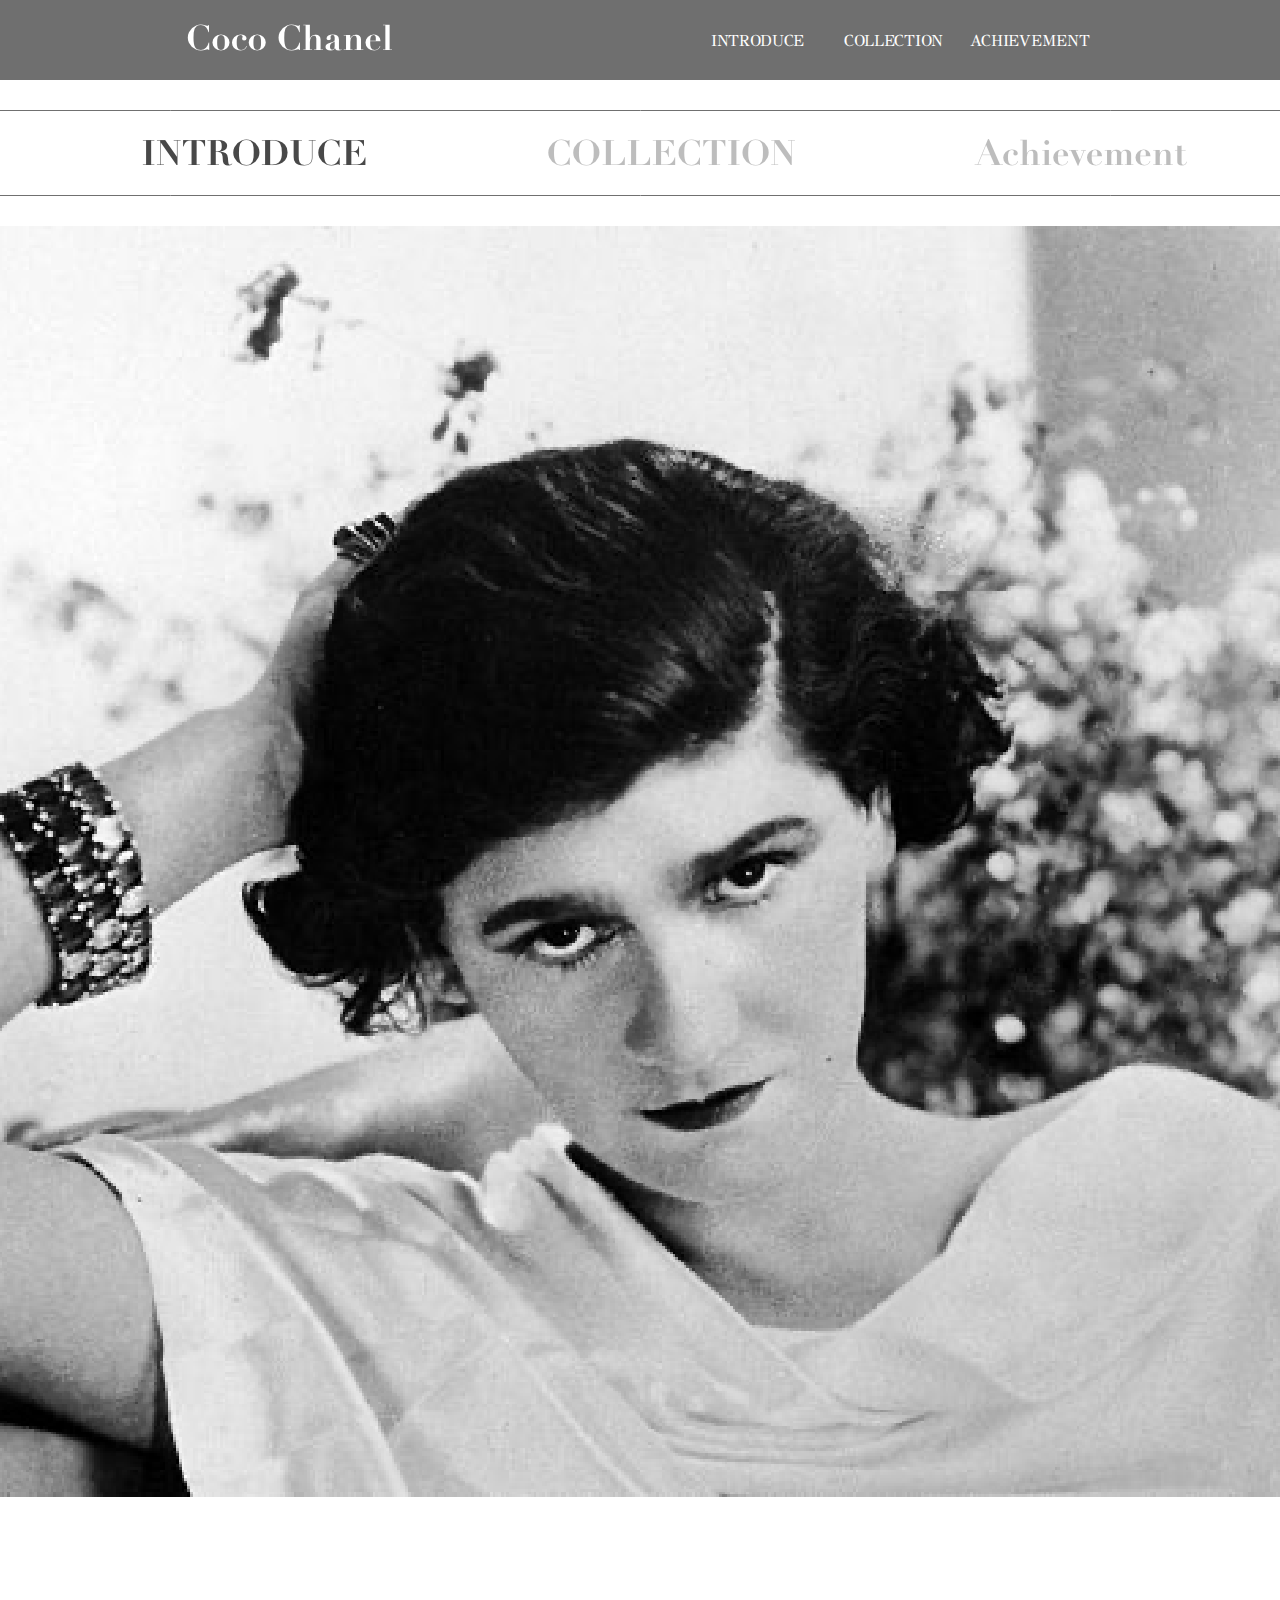
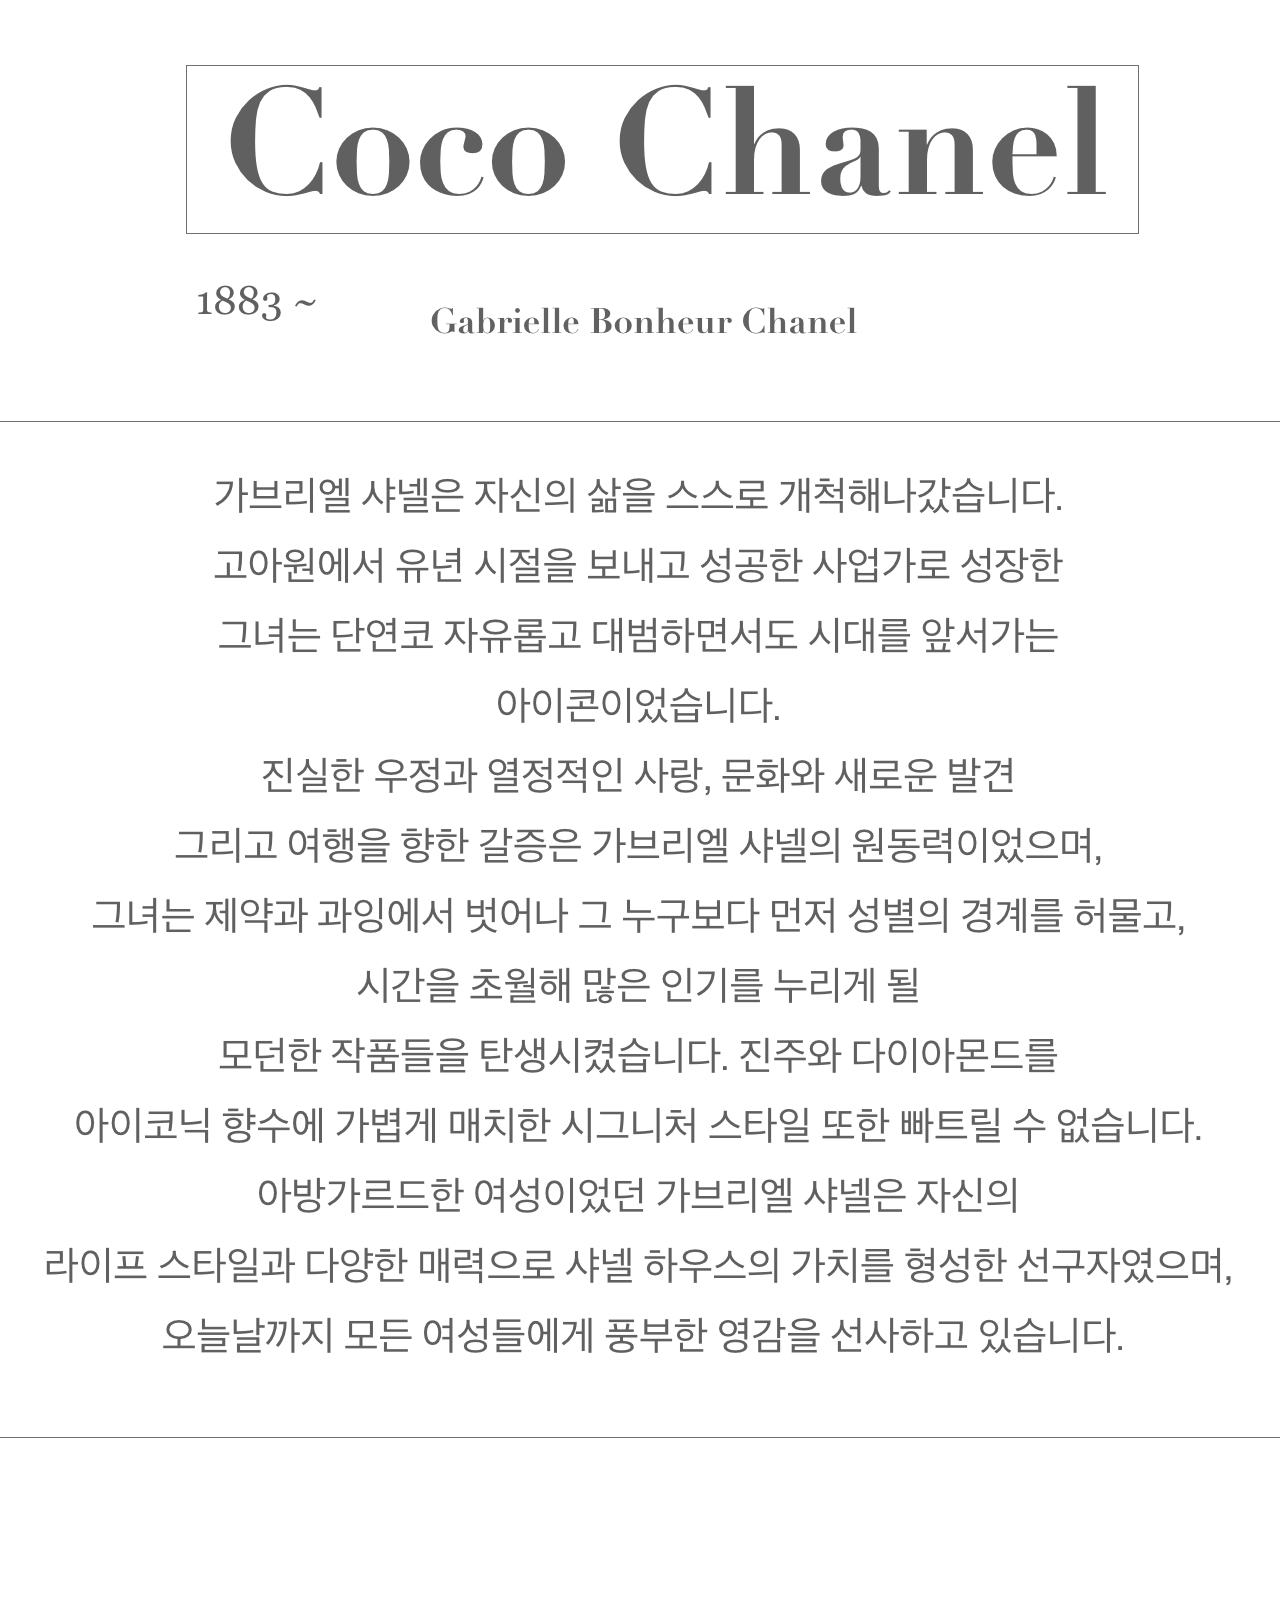
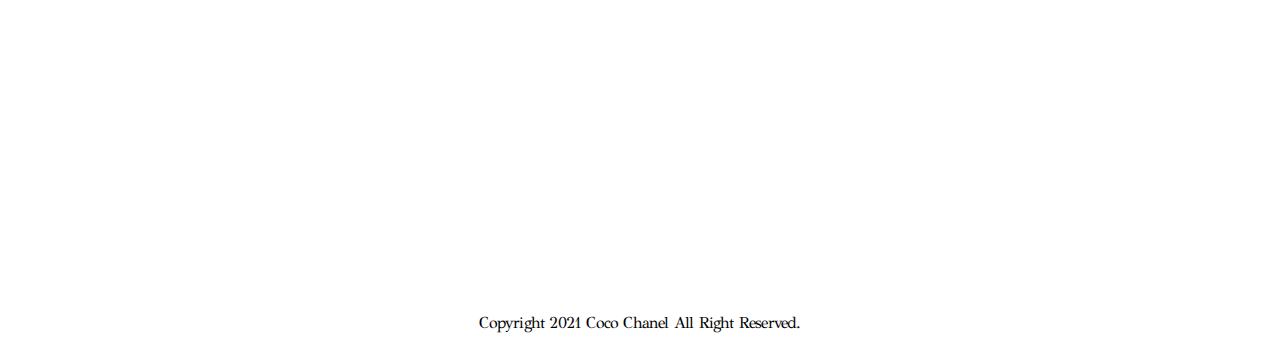
<file: sub01.html>
<!DOCTYPE html>
<html lang="ko" dir="ltr">
  <head>
    <meta charset="utf-8">
    <title>Coco Chanel</title>
    <link rel="stylesheet" href="master.css">
  </head>
  <body>
    <header>
      <nav>
        <ul>
          <li class="menu1"><a href="index.html"><img src="img/logo.png" alt="logo"></a></li>
          <li class="menu2"></li>
          <li class="menu3"><a href="sub01.html" style="color:white">Introduce</a></li>
          <li class="menu3"><a href="sub02.html">Collection</a></li>
          <li class="menu3"><a href="sub03.html">Achievement</a></li>
        </ul>
      </nav>
    </header>

    <section>
      <div class="sub_body1">
        <img src="img/title01.png" alt="Introduce">
      </div>

      <div class="sub_01_1">
        <img src="img/sub02.png" alt="coco chanel">
      </div>

      <div class="sub_01_2">
        <img src="img/sub01.png" alt="코코샤넬 내용">
      </div>

    </section>
    <footer>
      Copyright 2021 Coco Chanel All Right Reserved.
    </footer>
  </body>
</html>
</file>
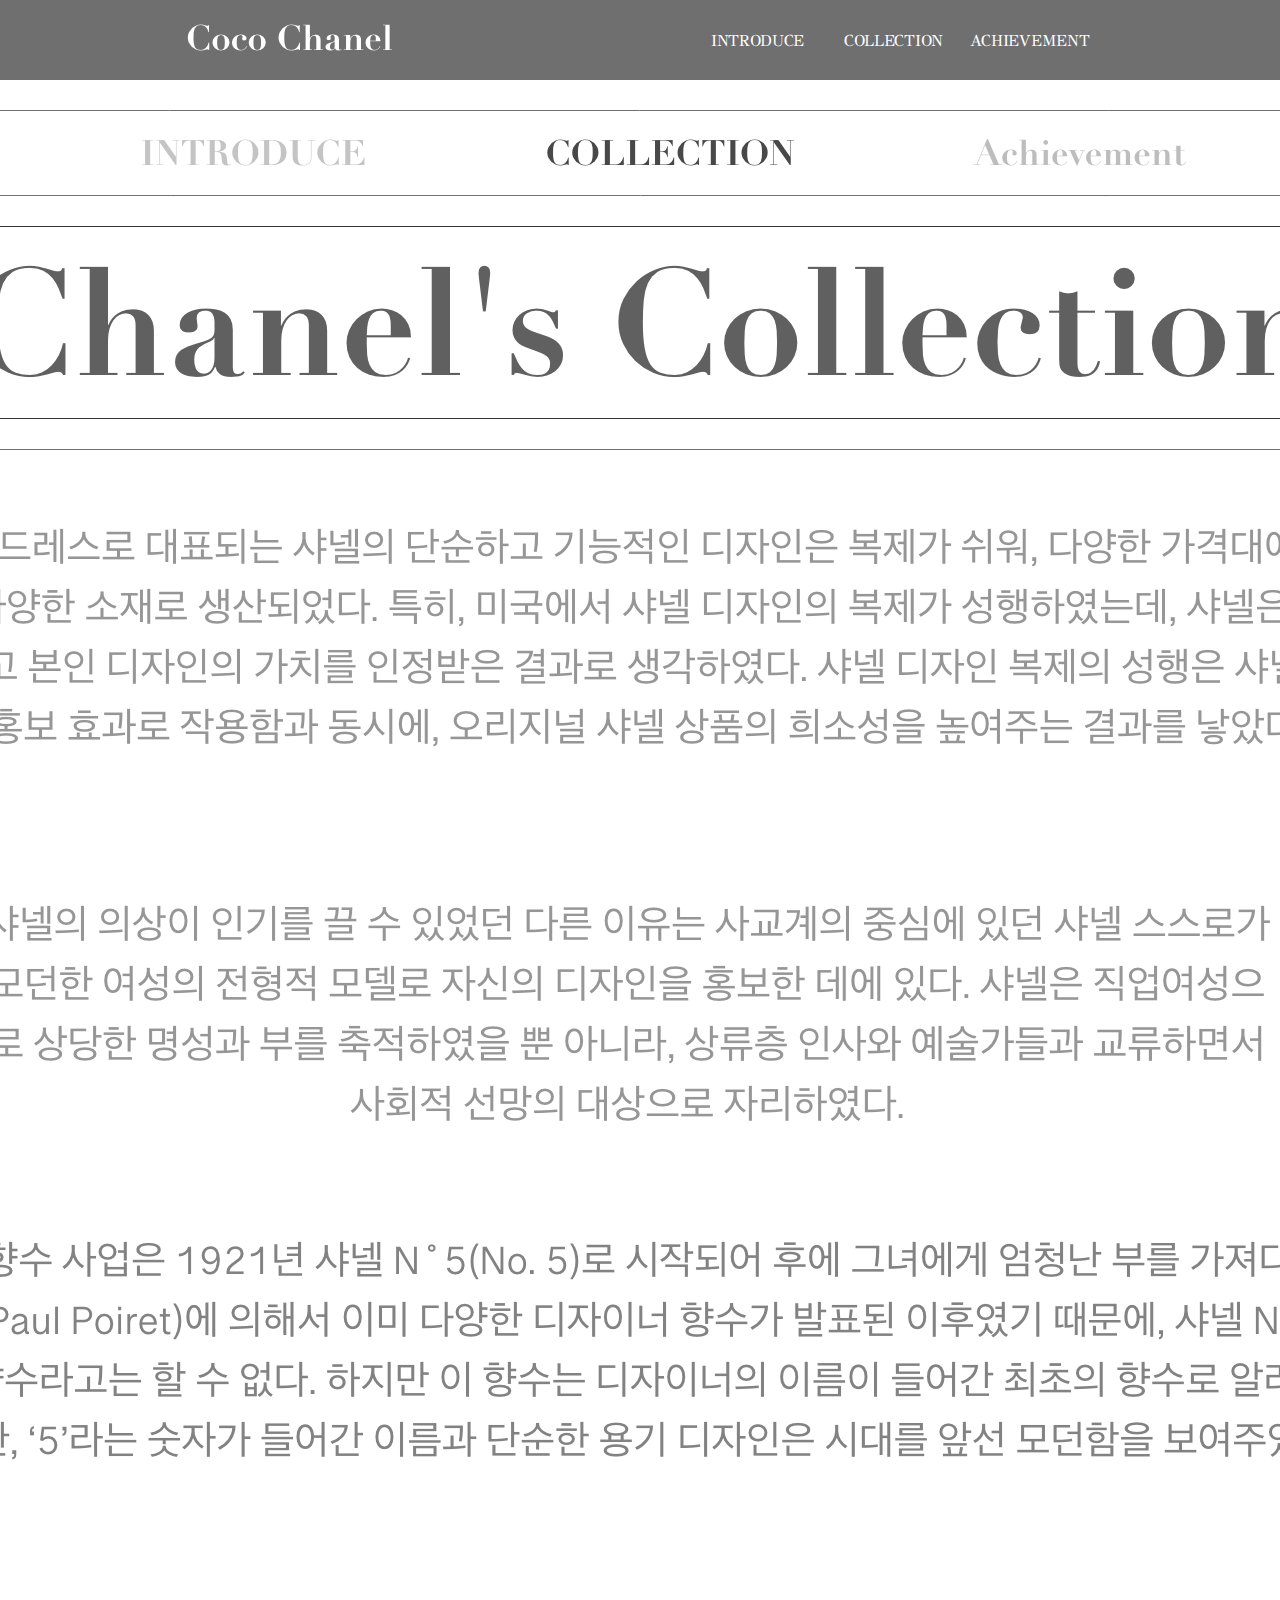
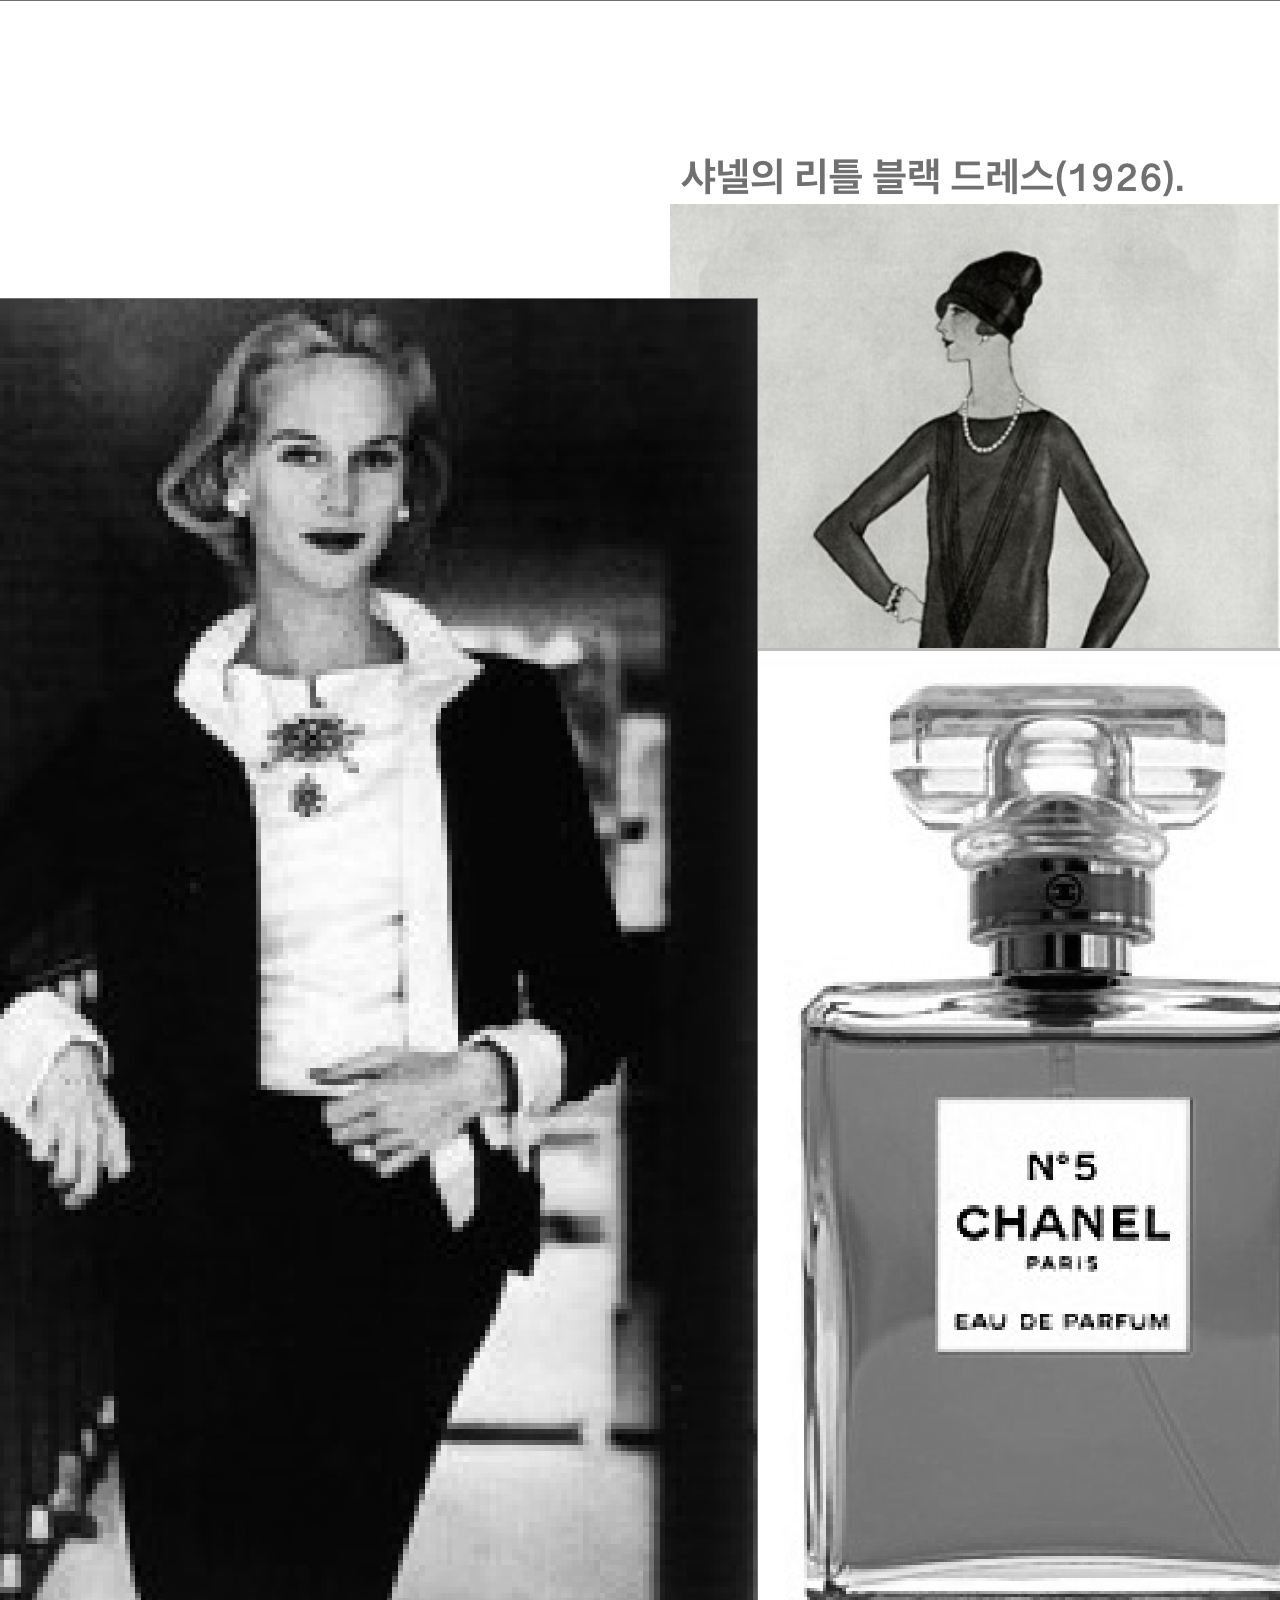
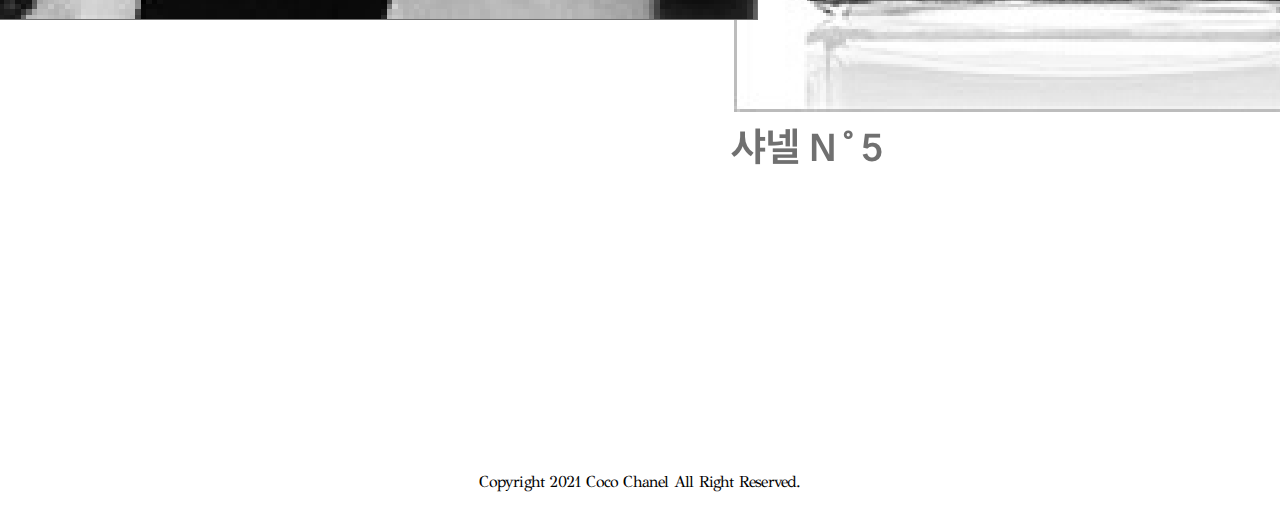
<file: sub02.html>
<!DOCTYPE html>
<html lang="ko" dir="ltr">
  <head>
    <meta charset="utf-8">
    <title>Coco Chanel</title>
    <link rel="stylesheet" href="master.css">
  </head>
  <body>
    <header>
      <nav>
        <ul>
          <li class="menu1"><a href="index.html"><img src="img/logo.png" alt="logo"></a></li>
          <li class="menu2"></li>
          <li class="menu3"><a href="sub01.html">Introduce</a></li>
          <li class="menu3"><a href="sub02.html" style="color:white">Collection</a></li>
          <li class="menu3"><a href="sub03.html">Achievement</a></li>
        </ul>
      </nav>
    </header>

    <section>
      <div class="sub_body2">
        <img src="img/title02.png" alt="Collection">
      </div>

      <div class="sub_02_1">
        <img src="img/sub03.png" alt="타이틀">
      </div>

      <div class="sub_02_2">
        <img src="img/sub04.png" alt="코코샤넬 내용">
      </div>
      <div class="sub_02_3">
        <img src="img/sub05.png" alt="사진">
      </div>
    </section>
    <footer>
      Copyright 2021 Coco Chanel All Right Reserved.
    </footer>
  </body>
</html>
</file>
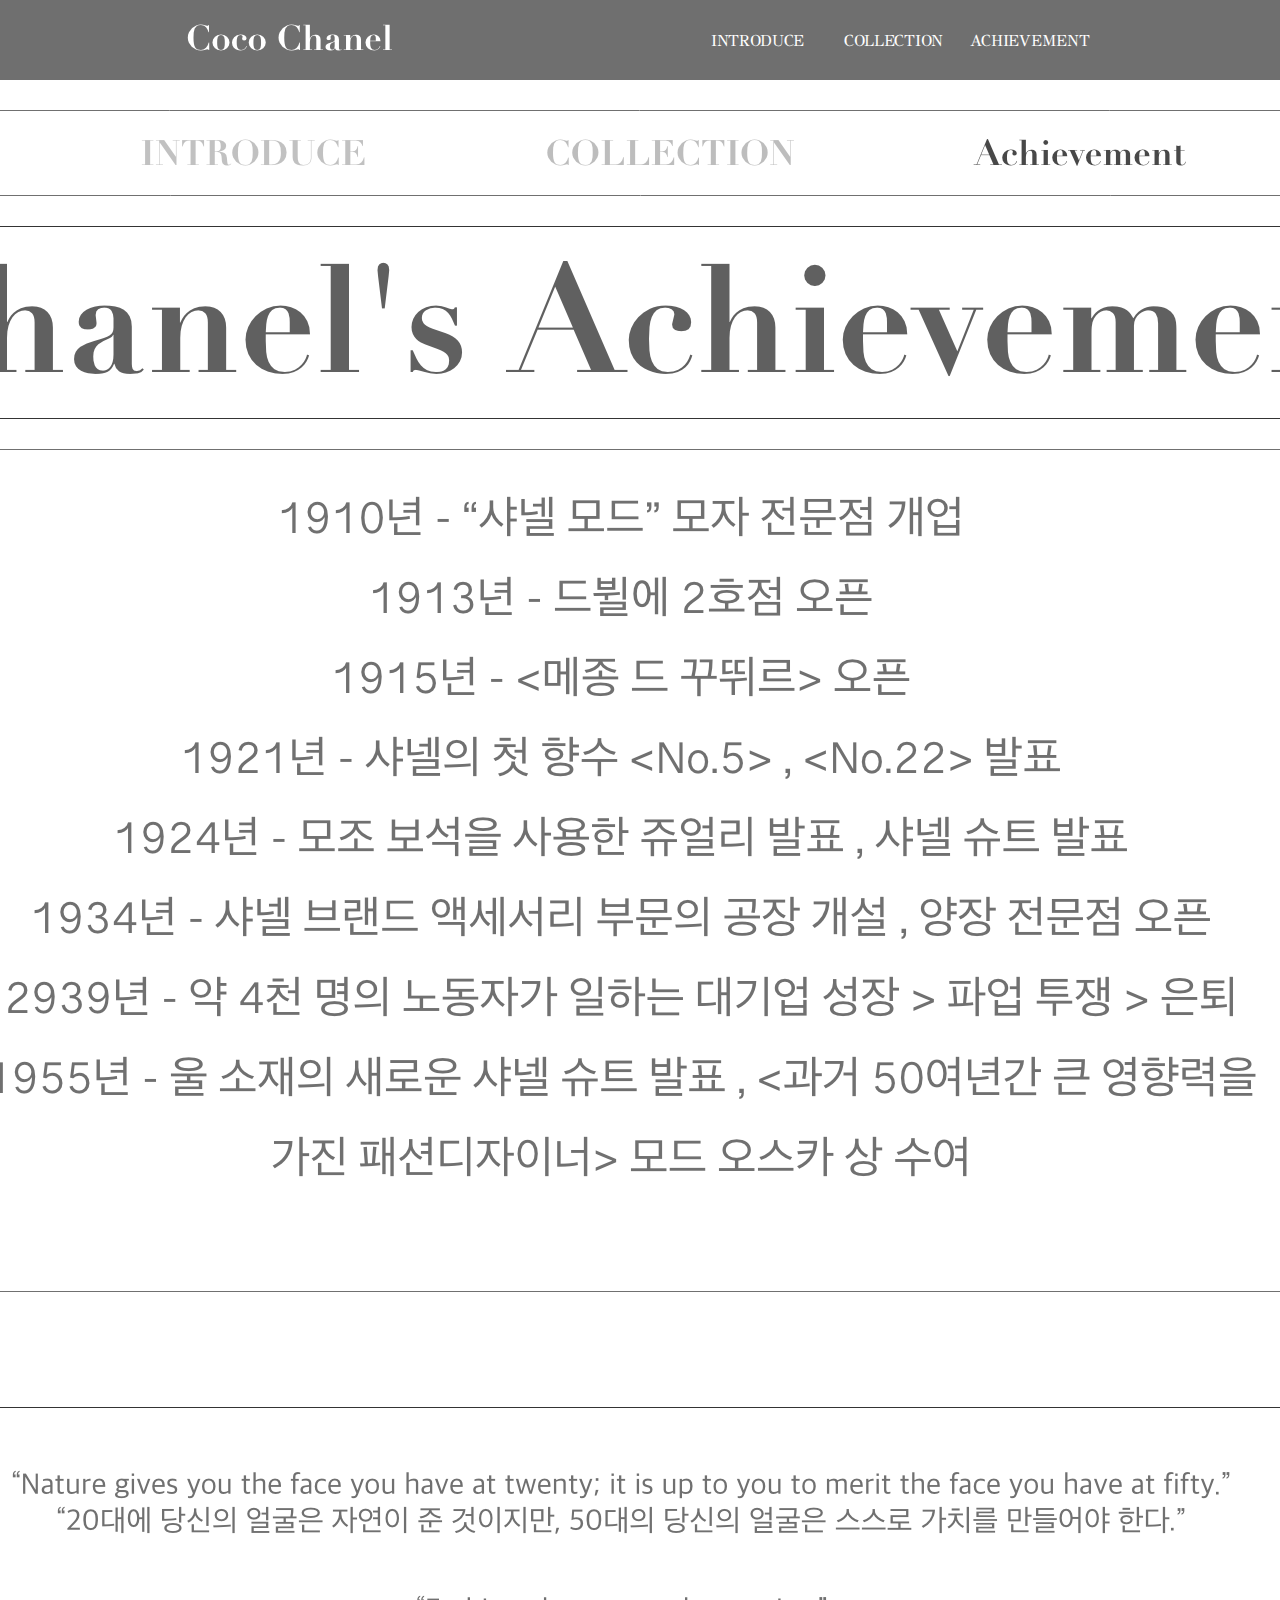
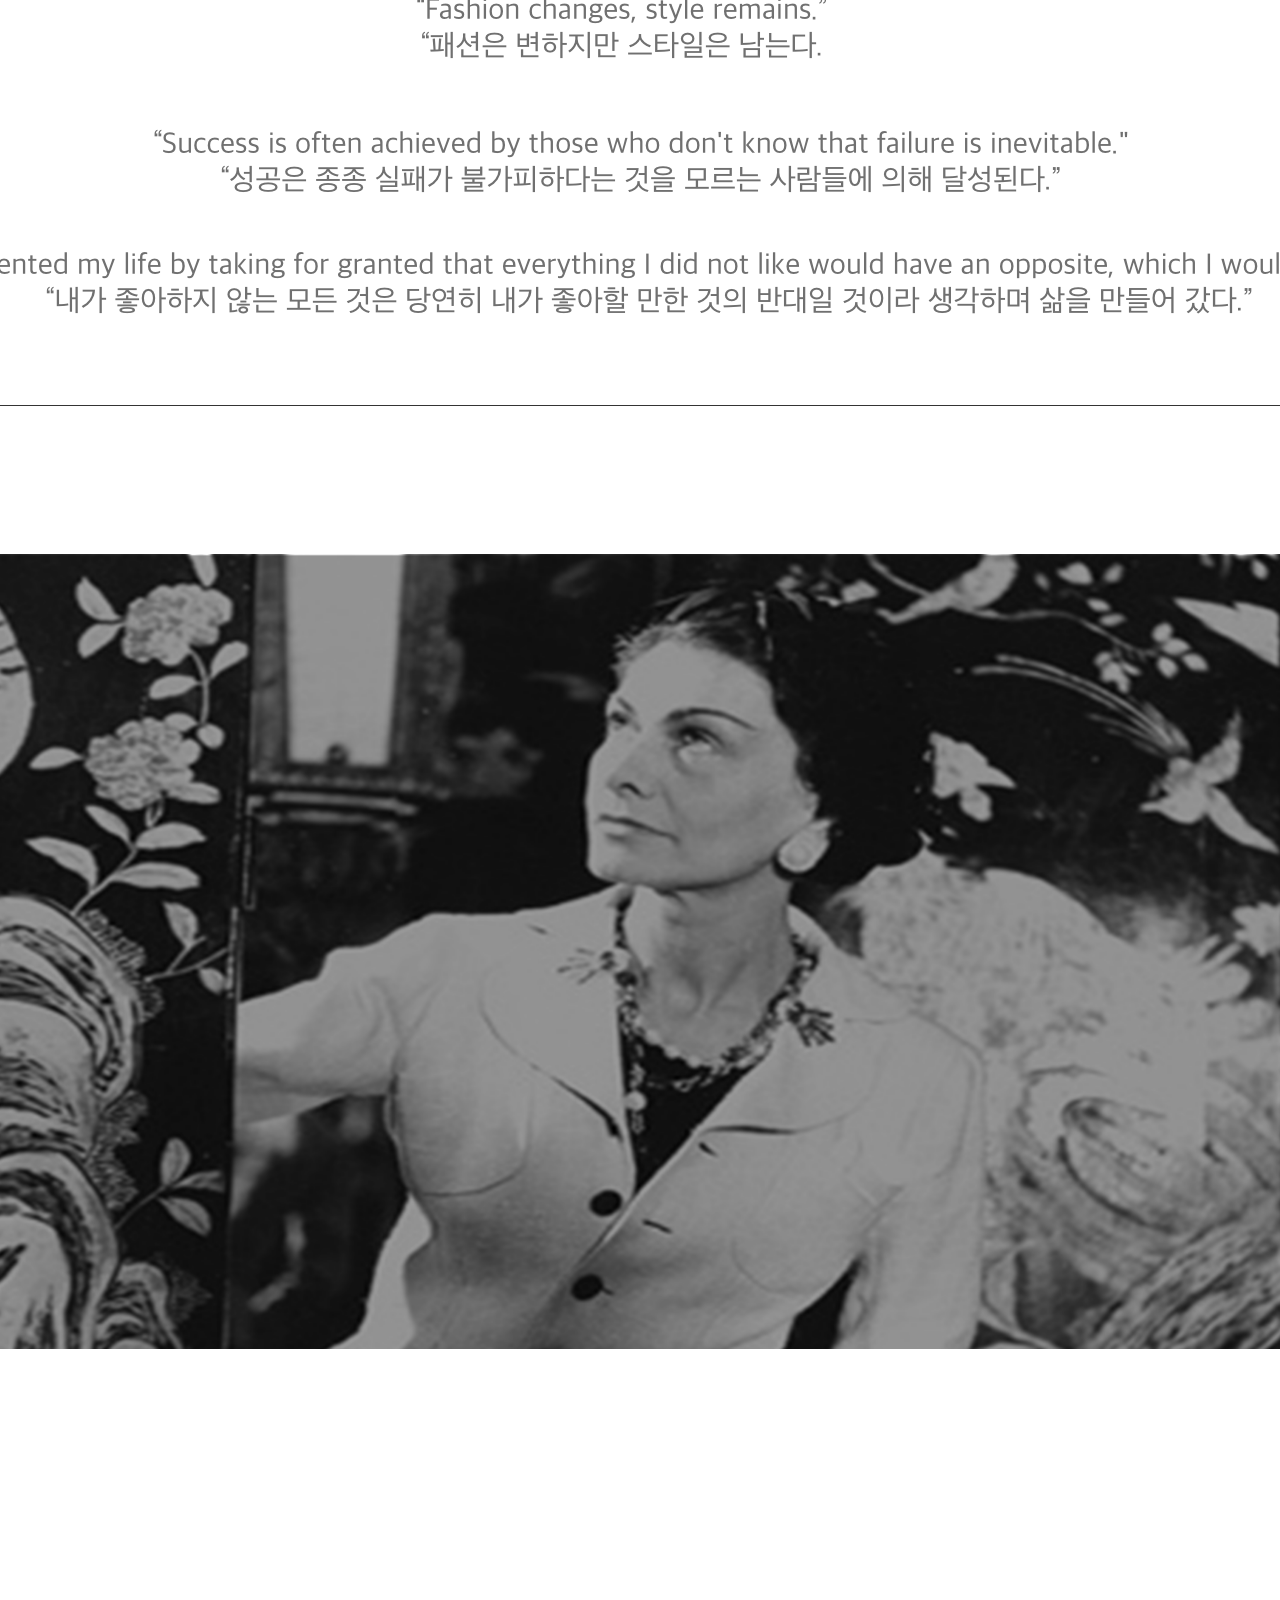
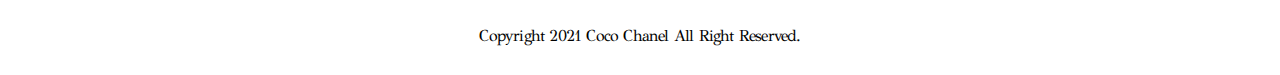
<file: sub03.html>
<!DOCTYPE html>
<html lang="ko" dir="ltr">
  <head>
    <meta charset="utf-8">
    <title>Coco Chanel</title>
    <link rel="stylesheet" href="master.css">
  </head>
  <body>
    <header>
      <nav>
        <ul>
          <li class="menu1"><a href="index.html"><img src="img/logo.png" alt="logo"></a></li>
          <li class="menu2"></li>
          <li class="menu3"><a href="sub01.html">Introduce</a></li>
          <li class="menu3"><a href="sub02.html">Collection</a></li>
          <li class="menu3"><a href="sub03.html" style="color:white">Achievement</a></li>
        </ul>
      </nav>
    </header>

    <section>
      <div class="sub_body3">
        <img src="img/title03.png" alt="Achievement">
      </div>

      <div class="sub_03_1">
        <img src="img/sub06.png" alt="타이틀">
      </div>

      <div class="sub_03_2">
        <img src="img/sub07.png" alt="코코샤넬 내용">
      </div>
      <div class="sub_03_3">
        <img src="img/sub08.png" alt="사진">
      </div>
    </section>
    <footer>
      Copyright 2021 Coco Chanel All Right Reserved.
    </footer>
  </body>
</html>
</file>
<file: master.css>
@import url('https://fonts.googleapis.com/css2?family=GFS+Didot&display=swap');

*{
  margin: 0;
  padding: 0;
  text-decoration: none;
}

header{
  width: 100%;
  height: 80px;
  background-color: #6F6F6F;
  display: flex;
  justify-content: center;
  align-items: center;
}
header nav{
  width: 1200px;
  height: 80px;
  display: flex;
  justify-content: center;
  align-items: center;
}
header nav ul{
  display: flex;
  justify-content: center;
  align-items: center;
}
header nav ul li{
  height: 80px;
  display: flex;
  justify-content: center;
  align-items: center;
}
header nav ul li a{
  color: #FFFFFF;
  text-transform: uppercase;
  font-family: 'GFS Didot', serif;
  font-size: 1em;
  letter-spacing: -0.02em;
  transition: 1s;
}
header nav ul li a:hover{
  color: #FCF666;
  font-size: 1.4em;
  transition: 1s;
}

.menu1{width: 214px;}
.menu2{width: 293px;}
.menu3{width: 136px;}
.menu4{width: 285px;}


.wrap{
  position: relative;
  width: 100%;
  height: 700px;
  background-image: url('img/main.png');
}

.wrap img{
  margin-top: 150px;
}



.img{
  width: 100%;
  height: 180px;
  background-position: center;
  background-repeat: no-repeat;
  display: flex;
  justify-content: space-around;
  align-items: center;
}


.cont1{
  background-image: url('img/Photo1.png');
}
.cont2{
  background-image: url('img/Photo2.png');
}
.cont3{
  background-image: url('img/Photo3.png');
}
.cont4{
  height: 166px;
  border-bottom: 1px solid #ACACAC;
  width: 95%;
  position: relative;
  left: 50%;
  top: 50%;
  transform: translateX(-50%) translateY(-50%);
}

.cont_total{
  width: 100%;
  height: 700px;
  background-position: center;
  background-repeat: no-repeat;

  display: flex;
  justify-content: center;
  align-items: center;
  margin-bottom: 100px;
}

footer{
  width: 100%;
  height: 80px;
  background-color: #FFFFFF;
  display: flex;
  justify-content: center;
  align-items: center;
  color: #000000;
  font-family: 'GFS Didot', serif;
  font-size: 1em;
  letter-spacing: -0.05em;
}

.sub_body1{
  display: flex;
  justify-content: center;
  align-items: center;
}
.sub_body1 img{
  margin-top: 30px;
}
.sub_01_1{
  display: flex;
  justify-content: center;
  align-items: center;
}
.sub_01_1 img{
  margin-top: 30px;
}
.sub_01_2 {
  display: flex;
  justify-content: center;
  align-items: center;
}
.sub_01_2 img{
  margin-top: 30px;
  margin-left: 200px;
}

.sub_body2{
  display: flex;
  justify-content: center;
  align-items: center;
}
.sub_body2 img{
  margin-top: 30px;
}
.sub_02_1{
  display: flex;
  justify-content: center;
  align-items: center;
}
.sub_02_1 img{
  margin-top: 30px;
}
.sub_02_2 {
  display: flex;
  justify-content: center;
  align-items: center;
}
.sub_02_2 img{
  margin-top: 30px;
}
.sub_02_3 {
  display: flex;
  justify-content: center;
  align-items: center;
}
.sub_02_3 img{
  margin-top: 30px;
}
.sub_body3{
  display: flex;
  justify-content: center;
  align-items: center;
}
.sub_body3 img{
  margin-top: 30px;
}
.sub_03_1{
  display: flex;
  justify-content: center;
  align-items: center;
}
.sub_03_1 img{
  margin-top: 30px;
}
.sub_03_2 {
  display: flex;
  justify-content: center;
  align-items: center;
}
.sub_03_2 img{
  margin-top: 30px;
}
.sub_03_3 {
  display: flex;
  justify-content: center;
  align-items: center;
}
.sub_03_3 img{
  margin-top: 30px;
  margin-left: 100px;
}
</file>
